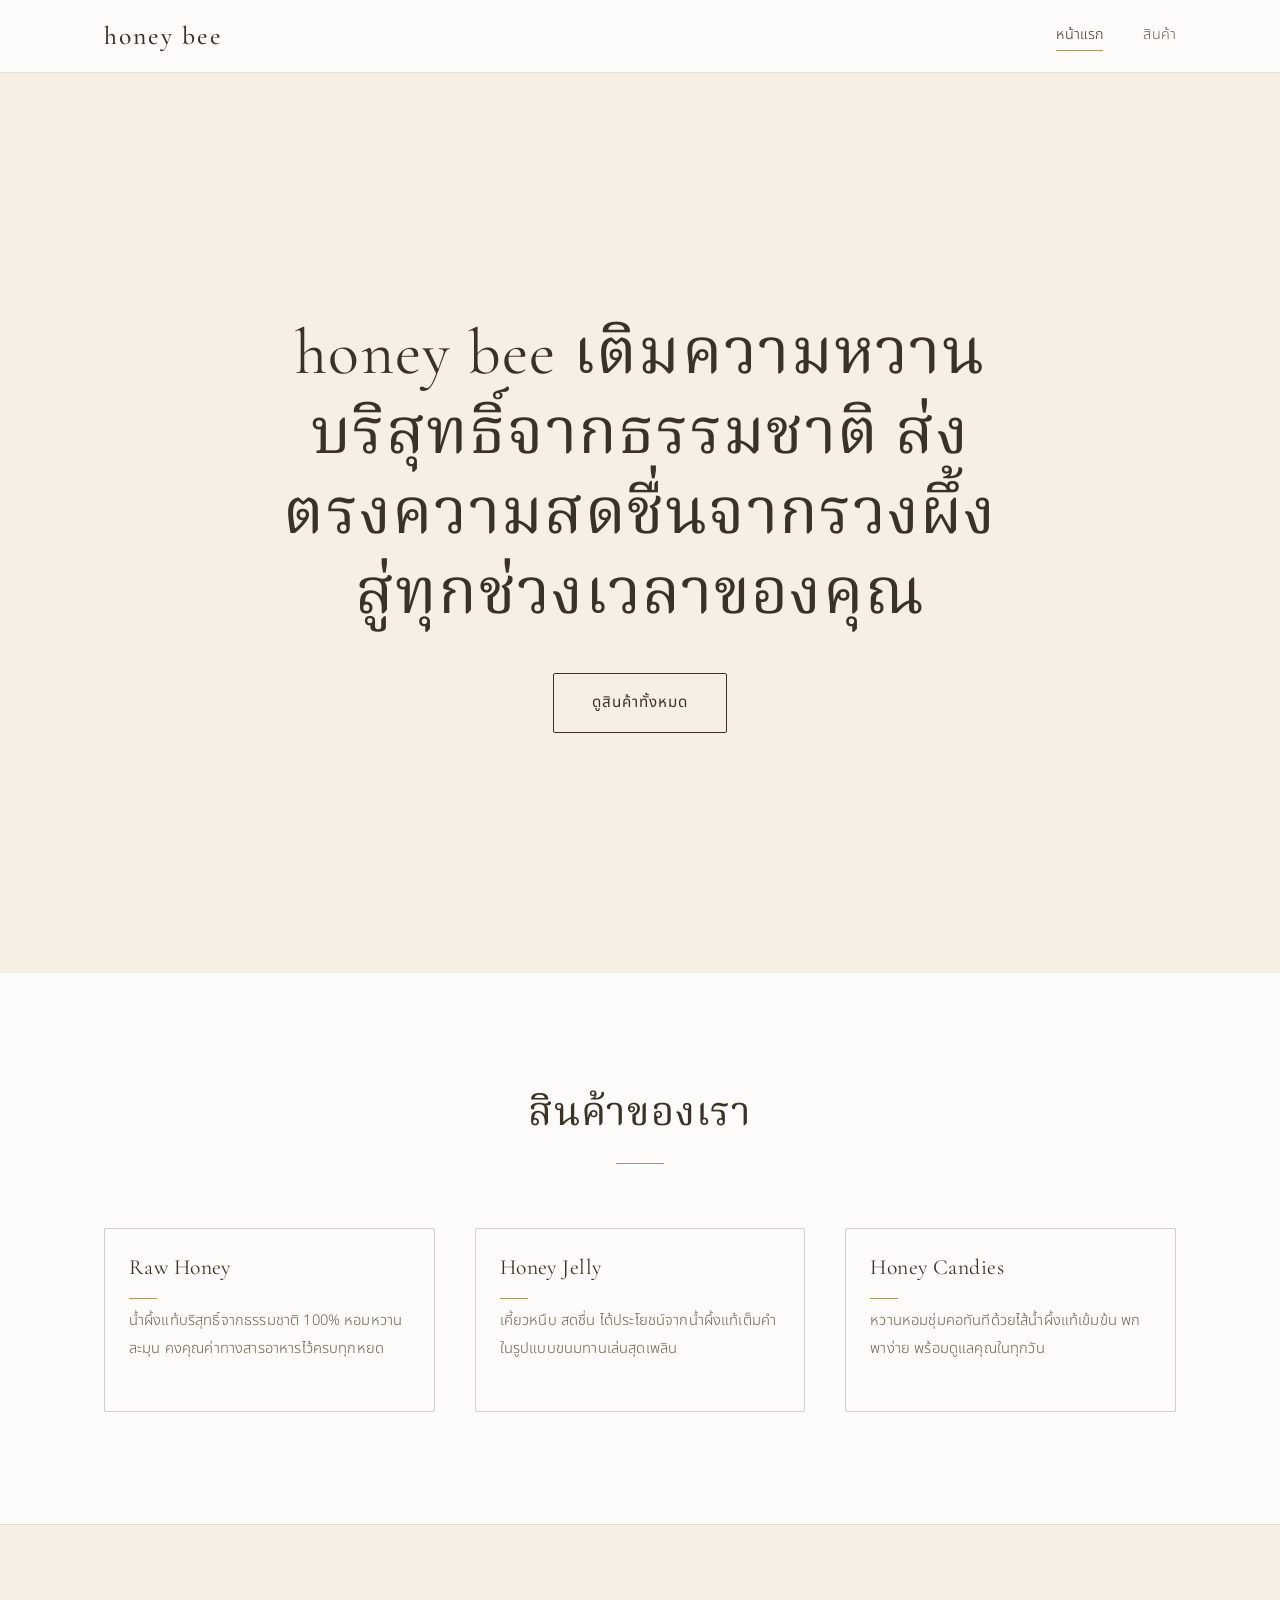
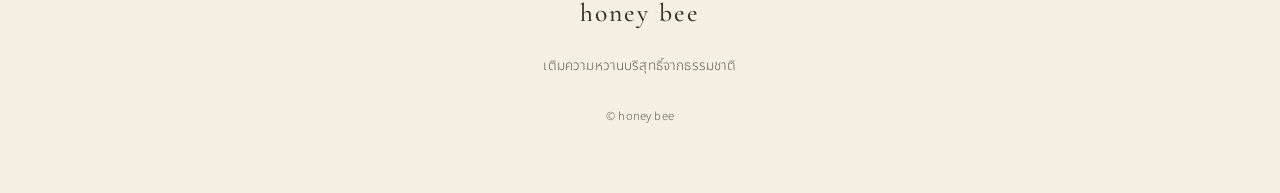
<file: index.html>
<!DOCTYPE html>
<html lang="th">
<head>
  <meta charset="UTF-8">
  <meta name="viewport" content="width=device-width, initial-scale=1">
  <title>honey bee | น้ำผึ้งแท้บริสุทธิ์จากธรรมชาติ</title>
  <meta name="description" content="honey bee เติมความหวานบริสุทธิ์จากธรรมชาติ ส่งตรงความสดชื่นจากรวงผึ้งสู่ทุกช่วงเวลาของคุณ">
  <link rel="stylesheet" href="style.css">
</head>
<body>

  <header class="site-header">
    <div class="container">
      <a class="brand" href="index.html">honey bee</a>
      <nav class="nav" aria-label="เมนูหลัก">
        <a href="index.html" aria-current="page">หน้าแรก</a>
        <a href="product.html">สินค้า</a>
      </nav>
    </div>
  </header>

  <main>
    <!-- Hero -->
    <section class="hero">
      <div class="hero-inner">
        <h1>honey bee เติมความหวานบริสุทธิ์จากธรรมชาติ ส่งตรงความสดชื่นจากรวงผึ้งสู่ทุกช่วงเวลาของคุณ</h1>
        <a class="btn" href="product.html">ดูสินค้าทั้งหมด</a>
      </div>
    </section>

    <!-- Featured products -->
    <section class="section" id="products">
      <div class="container">
        <div class="section-head text-center">
          <h2>สินค้าของเรา</h2>
          <hr class="rule center">
        </div>

        <div class="product-grid">
          <a class="product-card" data-id="1" href="product.html?สินค้า=Raw%20Honey">
            <h3>Raw Honey</h3>
            <p>น้ำผึ้งแท้บริสุทธิ์จากธรรมชาติ 100% หอมหวานละมุน คงคุณค่าทางสารอาหารไว้ครบทุกหยด</p>
          </a>

          <a class="product-card" data-id="2" href="product.html?สินค้า=Honey%20Jelly">
            <h3>Honey Jelly</h3>
            <p>เคี้ยวหนึบ สดชื่น ได้ประโยชน์จากน้ำผึ้งแท้เต็มคำในรูปแบบขนมทานเล่นสุดเพลิน</p>
          </a>

          <a class="product-card" data-id="3" href="product.html?สินค้า=Honey%20Candies">
            <h3>Honey Candies</h3>
            <p>หวานหอมชุ่มคอทันทีด้วยไส้น้ำผึ้งแท้เข้มข้น พกพาง่าย พร้อมดูแลคุณในทุกวัน</p>
          </a>
        </div>
      </div>
    </section>
  </main>

  <footer class="site-footer">
    <div class="container">
      <span class="brand">honey bee</span>
      <p>เติมความหวานบริสุทธิ์จากธรรมชาติ</p>
      <small>&copy; honey bee</small>
    </div>
  </footer>

  <script src="script.js"></script>
</body>
</html>
</file>
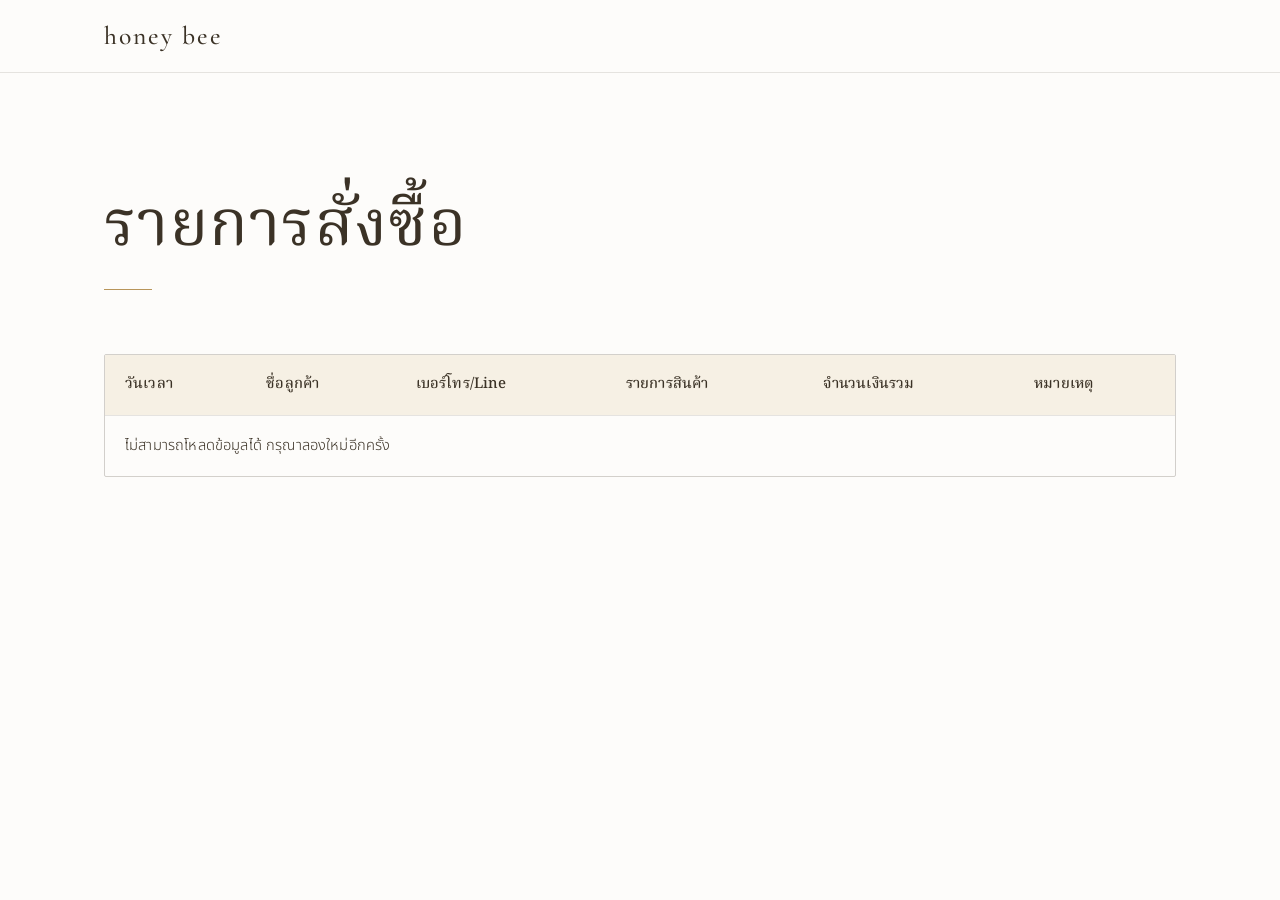
<file: admin.html>
<!DOCTYPE html>
<html lang="th">
<head>
  <meta charset="UTF-8">
  <meta name="viewport" content="width=device-width, initial-scale=1">
  <meta name="robots" content="noindex, nofollow">
  <title>รายการสั่งซื้อ | honey bee</title>
  <link rel="stylesheet" href="style.css">
</head>
<body>

  <header class="site-header">
    <div class="container">
      <a class="brand" href="index.html">honey bee</a>
    </div>
  </header>

  <main>
    <section class="section">
      <div class="container">
        <div class="section-head">
          <h1>รายการสั่งซื้อ</h1>
          <hr class="rule">
        </div>

        <div class="table-wrap">
          <table id="ordersTable">
            <thead>
              <tr>
                <th>วันเวลา</th>
                <th>ชื่อลูกค้า</th>
                <th>เบอร์โทร/Line</th>
                <th>รายการสินค้า</th>
                <th>จำนวนเงินรวม</th>
                <th>หมายเหตุ</th>
              </tr>
            </thead>
            <tbody></tbody>
          </table>
        </div>
      </div>
    </section>
  </main>

  <script src="script.js"></script>
</body>
</html>
</file>
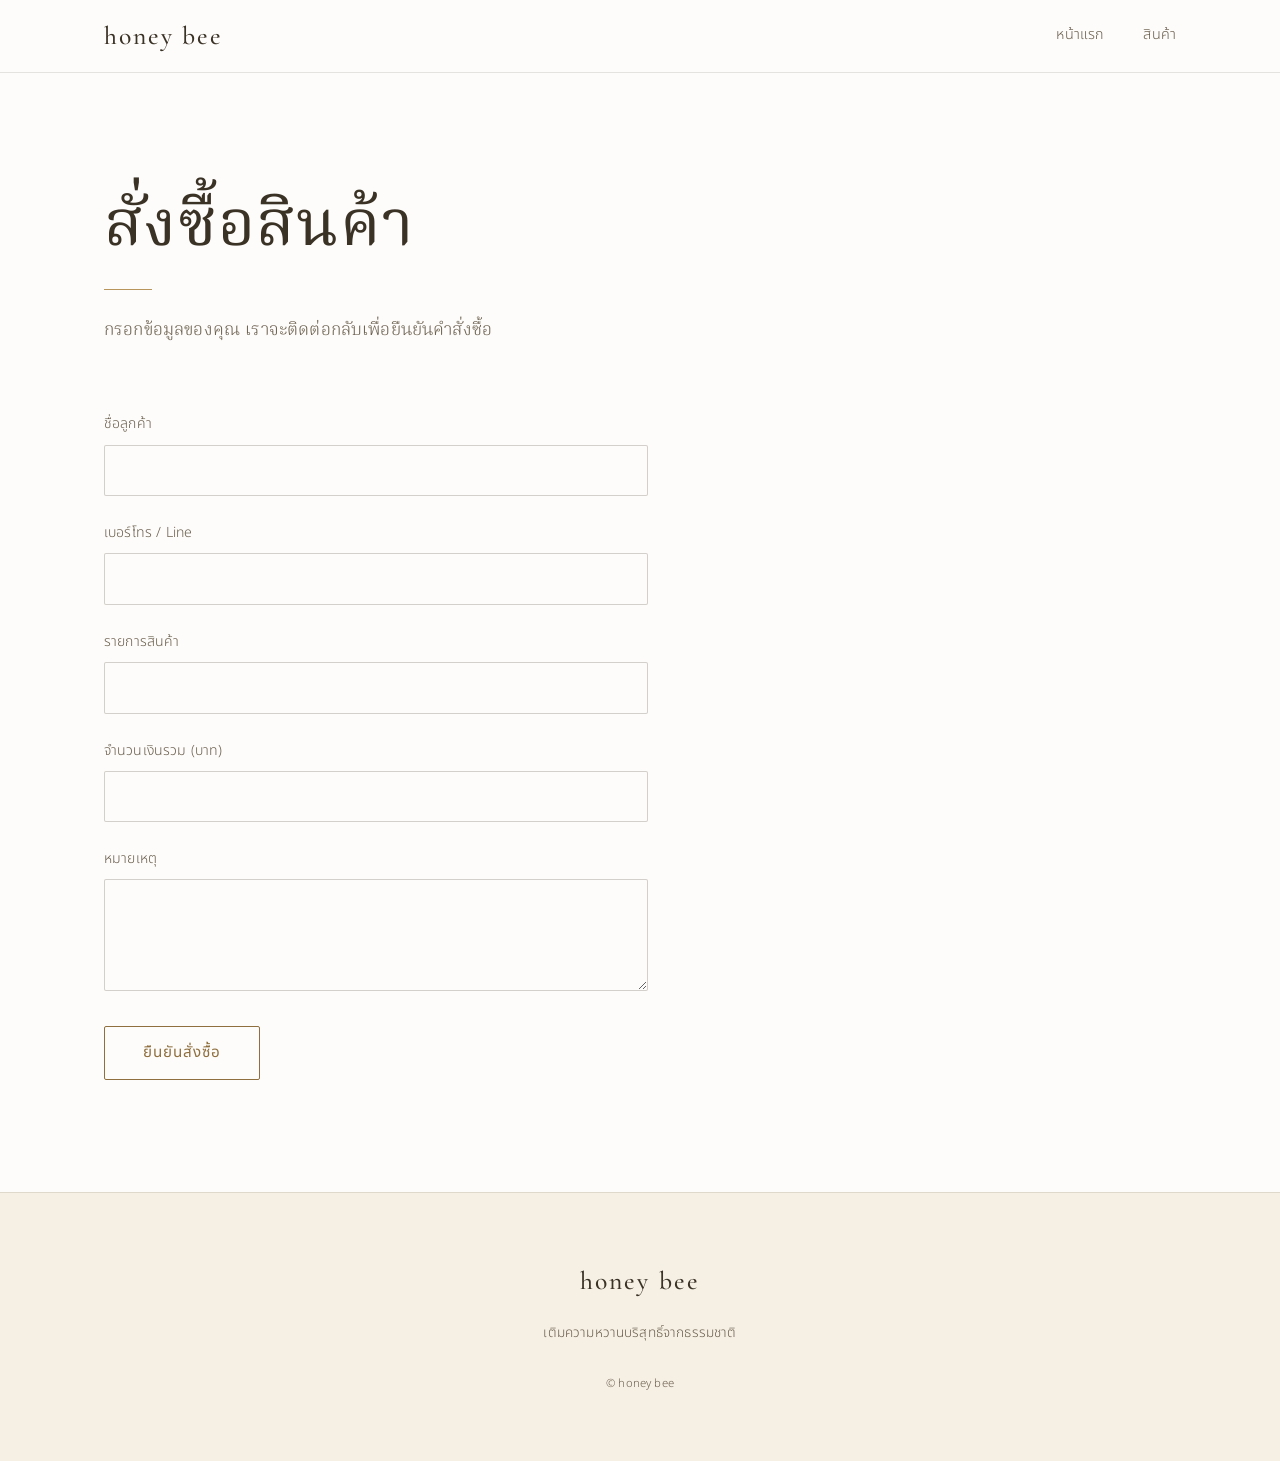
<file: order.html>
<!DOCTYPE html>
<html lang="th">
<head>
  <meta charset="UTF-8">
  <meta name="viewport" content="width=device-width, initial-scale=1">
  <title>สั่งซื้อสินค้า | honey bee</title>
  <link rel="stylesheet" href="style.css">
</head>
<body>

  <header class="site-header">
    <div class="container">
      <a class="brand" href="index.html">honey bee</a>
      <nav class="nav" aria-label="เมนูหลัก">
        <a href="index.html">หน้าแรก</a>
        <a href="product.html">สินค้า</a>
      </nav>
    </div>
  </header>

  <main>
    <section class="section">
      <div class="container">
        <div class="section-head">
          <h1>สั่งซื้อสินค้า</h1>
          <hr class="rule">
          <p class="lead">กรอกข้อมูลของคุณ เราจะติดต่อกลับเพื่อยืนยันคำสั่งซื้อ</p>
        </div>

        <form id="orderForm" class="form">
          <div class="field">
            <label for="customerName">ชื่อลูกค้า</label>
            <input type="text" id="customerName" name="customerName" required autocomplete="name">
          </div>

          <div class="field">
            <label for="contact">เบอร์โทร / Line</label>
            <input type="text" id="contact" name="contact" required autocomplete="tel">
          </div>

          <div class="field">
            <label for="items">รายการสินค้า</label>
            <input type="text" id="items" name="items" required>
          </div>

          <div class="field">
            <label for="total">จำนวนเงินรวม (บาท)</label>
            <input type="text" id="total" name="total" required inputmode="numeric">
          </div>

          <div class="field">
            <label for="note">หมายเหตุ</label>
            <textarea id="note" name="note"></textarea>
          </div>

          <button type="submit" class="btn btn-gold">ยืนยันสั่งซื้อ</button>
        </form>
      </div>
    </section>
  </main>

  <footer class="site-footer">
    <div class="container">
      <span class="brand">honey bee</span>
      <p>เติมความหวานบริสุทธิ์จากธรรมชาติ</p>
      <small>&copy; honey bee</small>
    </div>
  </footer>

  <script src="script.js"></script>
</body>
</html>
</file>
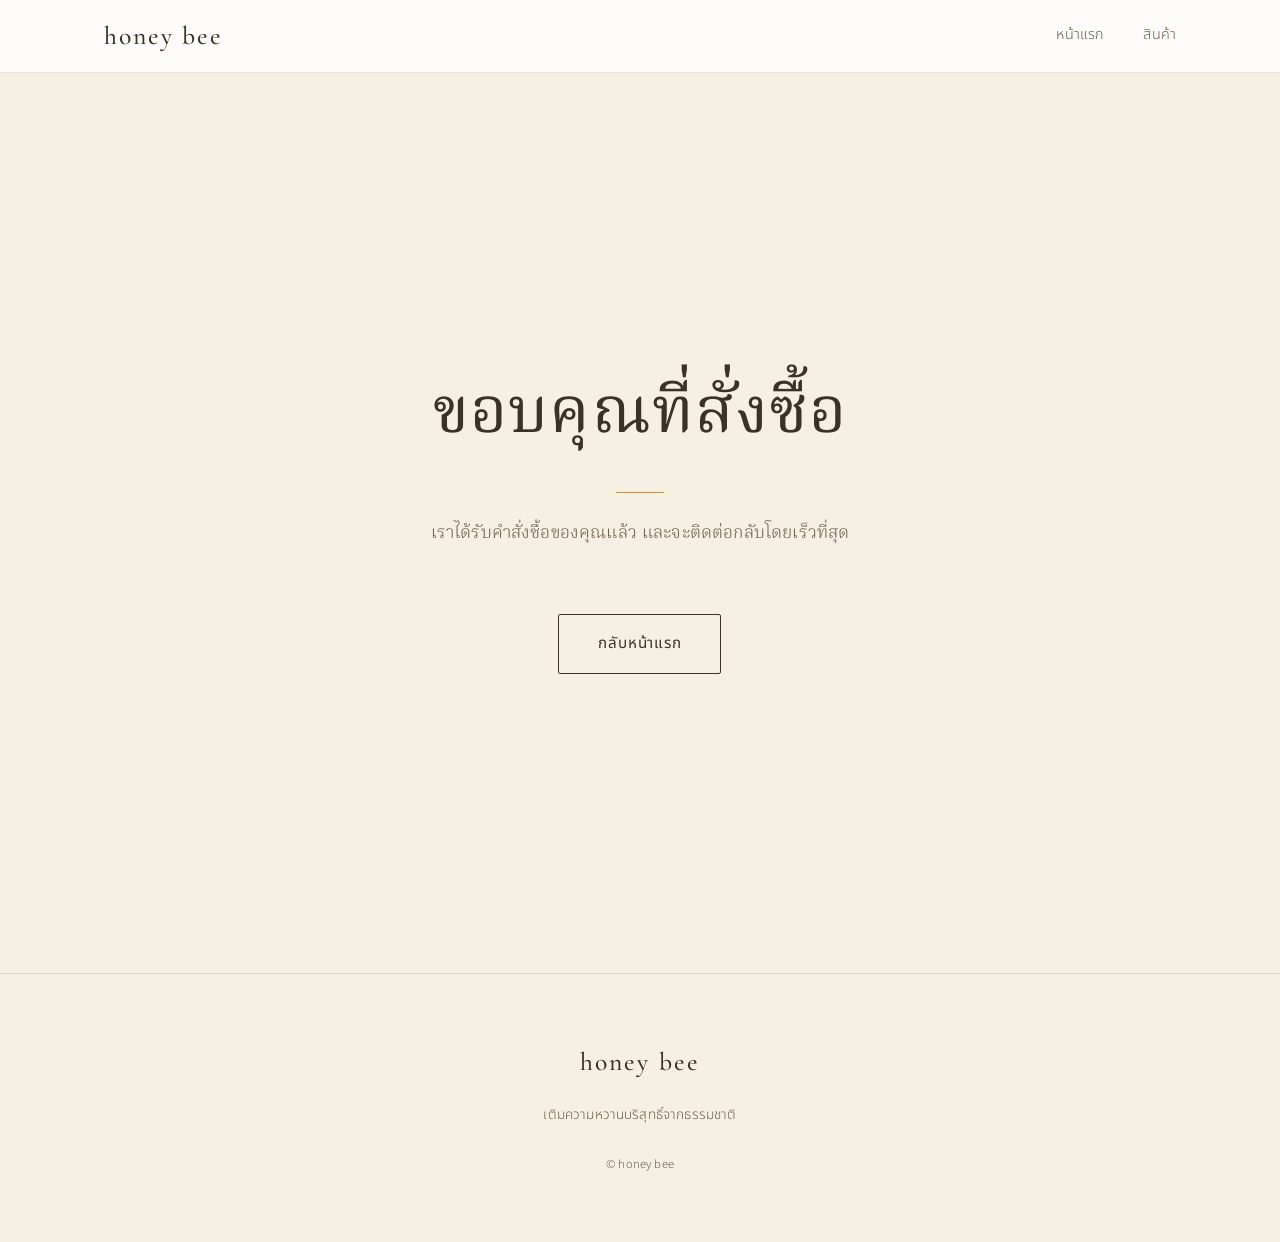
<file: thankyou.html>
<!DOCTYPE html>
<html lang="th">
<head>
  <meta charset="UTF-8">
  <meta name="viewport" content="width=device-width, initial-scale=1">
  <title>ขอบคุณที่สั่งซื้อ | honey bee</title>
  <link rel="stylesheet" href="style.css">
</head>
<body>

  <header class="site-header">
    <div class="container">
      <a class="brand" href="index.html">honey bee</a>
      <nav class="nav" aria-label="เมนูหลัก">
        <a href="index.html">หน้าแรก</a>
        <a href="product.html">สินค้า</a>
      </nav>
    </div>
  </header>

  <main>
    <section class="hero">
      <div class="hero-inner">
        <h1>ขอบคุณที่สั่งซื้อ</h1>
        <hr class="rule center">
        <p class="lead">เราได้รับคำสั่งซื้อของคุณแล้ว และจะติดต่อกลับโดยเร็วที่สุด</p>
        <a class="btn" href="index.html">กลับหน้าแรก</a>
      </div>
    </section>
  </main>

  <footer class="site-footer">
    <div class="container">
      <span class="brand">honey bee</span>
      <p>เติมความหวานบริสุทธิ์จากธรรมชาติ</p>
      <small>&copy; honey bee</small>
    </div>
  </footer>

  <script src="script.js"></script>
</body>
</html>
</file>
<file: style.css>
/* ==========================================================
   honey bee — Premium minimal theme
   White · cream · deep beige, with soft gold/bronze accent
   ========================================================== */

@import url("https://fonts.googleapis.com/css2?family=Cormorant+Garamond:wght@400;500;600&family=Noto+Serif+Thai:wght@300;400;500&family=Noto+Sans+Thai:wght@300;400;500&display=swap");

:root {
  /* Palette */
  --white: #fdfcfa;
  --cream: #f6f0e4;
  --cream-deep: #ece1cc;
  --beige: #c9b79a;
  --beige-dark: #8a7558;
  --ink: #3b3226;
  --ink-soft: #6b5f4e;

  /* Accent: soft gold / bronze */
  --gold: #b8955a;
  --gold-soft: #d4bb8c;
  --bronze: #8f6f3e;

  /* Lines */
  --line: rgba(59, 50, 38, 0.22);
  --line-soft: rgba(59, 50, 38, 0.12);

  /* Type */
  --font-serif: "Cormorant Garamond", "Noto Serif Thai", Georgia, "Times New Roman", serif;
  --font-serif-th: "Noto Serif Thai", "Cormorant Garamond", Georgia, serif;
  --font-sans: "Noto Sans Thai", "Helvetica Neue", Arial, sans-serif;

  /* Spacing */
  --space-1: 0.5rem;
  --space-2: 1rem;
  --space-3: 1.5rem;
  --space-4: 2.5rem;
  --space-5: 4rem;
  --space-6: 7rem;

  --radius: 2px;
  --max-width: 1120px;
  --ease: 0.35s ease;
}

/* ---------- Reset & base ---------- */
*, *::before, *::after { box-sizing: border-box; }

html { scroll-behavior: smooth; -webkit-text-size-adjust: 100%; }

body {
  margin: 0;
  background: var(--white);
  color: var(--ink);
  font-family: var(--font-sans);
  font-weight: 300;
  font-size: 1rem;
  line-height: 1.9;
  letter-spacing: 0.01em;
  -webkit-font-smoothing: antialiased;
}

img { max-width: 100%; display: block; }

a { color: inherit; text-decoration: none; }

:focus-visible {
  outline: 1px solid var(--bronze);
  outline-offset: 4px;
}

::selection { background: var(--cream-deep); color: var(--ink); }

/* ---------- Typography ---------- */
h1, h2, h3, h4 {
  font-family: var(--font-serif);
  font-weight: 400;
  color: var(--ink);
  line-height: 1.35;
  letter-spacing: 0.02em;
  margin: 0 0 var(--space-3);
}

h1 { font-size: clamp(2.2rem, 5.5vw, 4rem); line-height: 1.25; }
h2 { font-size: clamp(1.7rem, 3.4vw, 2.5rem); }
h3 { font-size: 1.35rem; }

p { margin: 0 0 var(--space-3); color: var(--ink-soft); }

.lead {
  font-family: var(--font-serif-th);
  font-weight: 300;
  font-size: 1.1rem;
  color: var(--ink-soft);
  max-width: 38rem;
}

.text-center { text-align: center; }

/* Thin gold line under headings */
.rule {
  display: block;
  width: 3rem;
  height: 1px;
  background: var(--gold);
  border: 0;
  margin: var(--space-3) 0;
}
.text-center .rule, .rule.center { margin-left: auto; margin-right: auto; }

/* ---------- Layout ---------- */
.container {
  width: 100%;
  max-width: var(--max-width);
  margin: 0 auto;
  padding: 0 var(--space-3);
}

.section { padding: var(--space-6) 0; }
.section-cream { background: var(--cream); }

.section-head { margin-bottom: var(--space-5); }

/* ---------- Header / Nav ---------- */
.site-header {
  position: sticky;
  top: 0;
  z-index: 50;
  background: rgba(253, 252, 250, 0.92);
  backdrop-filter: blur(6px);
  border-bottom: 1px solid var(--line-soft);
}

.site-header .container {
  display: flex;
  align-items: center;
  justify-content: space-between;
  min-height: 4.5rem;
}

.brand {
  font-family: var(--font-serif);
  font-size: 1.6rem;
  font-weight: 500;
  letter-spacing: 0.08em;
  color: var(--ink);
}

.nav { display: flex; gap: var(--space-4); }

.nav a {
  font-size: 0.9rem;
  color: var(--ink-soft);
  padding-bottom: 2px;
  border-bottom: 1px solid transparent;
  transition: color var(--ease), border-color var(--ease);
}

.nav a:hover,
.nav a[aria-current="page"] {
  color: var(--ink);
  border-bottom-color: var(--gold);
}

/* ---------- Buttons ---------- */
.btn {
  display: inline-block;
  font-family: var(--font-sans);
  font-size: 0.95rem;
  font-weight: 400;
  letter-spacing: 0.06em;
  color: var(--ink);
  background: transparent;
  border: 1px solid var(--ink);
  border-radius: var(--radius);
  padding: 0.9rem 2.4rem;
  cursor: pointer;
  transition: background var(--ease), color var(--ease), border-color var(--ease);
}

.btn:hover {
  background: var(--ink);
  color: var(--white);
}

.btn-gold { border-color: var(--bronze); color: var(--bronze); }
.btn-gold:hover { background: var(--bronze); border-color: var(--bronze); color: var(--white); }

.btn-sm { padding: 0.55rem 1.4rem; font-size: 0.85rem; }

/* ---------- Hero ---------- */
.hero {
  min-height: 100vh;
  min-height: 100svh;
  display: flex;
  align-items: center;
  justify-content: center;
  text-align: center;
  background: var(--cream);
  padding: var(--space-6) var(--space-3);
}

.hero-inner { max-width: 46rem; margin: 0 auto; }
.hero h1 { margin-bottom: var(--space-4); }
.hero .lead { margin: 0 auto var(--space-5); }

/* ---------- Product cards ---------- */
.product-grid {
  display: grid;
  grid-template-columns: repeat(3, 1fr);
  gap: var(--space-4);
}

.product-card {
  --accent: var(--gold);   /* every product: soft gold */
  display: flex;
  flex-direction: column;
  background: var(--white);
  border: 1px solid var(--line);
  border-radius: var(--radius);
  padding: var(--space-3);
  transition: border-color var(--ease);
}

.product-card:hover { border-color: var(--bronze); }

/* Per-product tint hooks (kept soft gold; adjust here later if needed) */
.product-card[data-id="1"] { --accent: var(--gold); }
.product-card[data-id="2"] { --accent: var(--gold); }
.product-card[data-id="3"] { --accent: var(--gold); }

.product-card .thumb {
  aspect-ratio: 1 / 1;
  width: 100%;
  object-fit: cover;
  background: var(--cream);
  margin-bottom: var(--space-3);
}

.product-card h3 { margin-bottom: var(--space-1); }

/* small accent: line under title */
.product-card h3::after {
  content: "";
  display: block;
  width: 1.75rem;
  height: 1px;
  background: var(--accent);
  margin-top: var(--space-2);
}

.product-card p { font-size: 0.92rem; flex-grow: 1; }

.accent-dot {
  display: inline-block;
  width: 6px;
  height: 6px;
  border-radius: 50%;
  background: var(--accent, var(--gold));
  margin-right: 0.6rem;
  vertical-align: middle;
}

.price {
  font-family: var(--font-serif);
  font-size: 1.4rem;
  font-weight: 500;
  color: var(--bronze);
  margin-bottom: var(--space-2);
}

/* ---------- Filter bar ---------- */
.filter-bar {
  display: flex;
  flex-wrap: wrap;
  gap: var(--space-2);
  margin-bottom: var(--space-5);
}

.filter-btn {
  font-family: var(--font-sans);
  font-size: 0.88rem;
  color: var(--ink-soft);
  background: transparent;
  border: 1px solid var(--line);
  border-radius: var(--radius);
  padding: 0.5rem 1.4rem;
  cursor: pointer;
  transition: all var(--ease);
}

.filter-btn:hover { border-color: var(--bronze); color: var(--ink); }
.filter-btn.active { border-color: var(--bronze); color: var(--bronze); background: var(--cream); }

/* ---------- Forms ---------- */
.form { max-width: 34rem; }

.field { margin-bottom: var(--space-3); }

label {
  display: block;
  font-size: 0.88rem;
  color: var(--ink-soft);
  margin-bottom: 0.4rem;
}

input, textarea, select {
  width: 100%;
  font-family: var(--font-sans);
  font-size: 1rem;
  font-weight: 300;
  color: var(--ink);
  background: var(--white);
  border: 1px solid var(--line);
  border-radius: var(--radius);
  padding: 0.8rem 1rem;
  transition: border-color var(--ease);
}

input:focus, textarea:focus, select:focus {
  outline: none;
  border-color: var(--bronze);
}

textarea { min-height: 7rem; resize: vertical; }

.order-summary {
  border-top: 1px solid var(--line);
  border-bottom: 1px solid var(--line);
  padding: var(--space-3) 0;
  margin-bottom: var(--space-3);
}

.order-summary .total {
  font-family: var(--font-serif);
  font-size: 1.5rem;
  color: var(--bronze);
}

/* ---------- Table (admin) ---------- */
.table-wrap { overflow-x: auto; border: 1px solid var(--line); border-radius: var(--radius); }

table { width: 100%; border-collapse: collapse; font-size: 0.92rem; }

th, td {
  text-align: left;
  padding: 1rem 1.25rem;
  border-bottom: 1px solid var(--line-soft);
  vertical-align: top;
}

th {
  font-family: var(--font-serif-th);
  font-weight: 500;
  color: var(--ink);
  background: var(--cream);
  white-space: nowrap;
}

tbody tr:last-child td { border-bottom: 0; }
tbody tr:hover { background: rgba(246, 240, 228, 0.5); }

/* ---------- Footer ---------- */
.site-footer {
  border-top: 1px solid var(--line-soft);
  background: var(--cream);
  padding: var(--space-5) 0;
  text-align: center;
  font-size: 0.85rem;
  color: var(--ink-soft);
}

.site-footer .brand { display: block; margin-bottom: var(--space-2); }

/* ---------- Responsive ---------- */
@media (max-width: 960px) {
  .product-grid { grid-template-columns: repeat(2, 1fr); }
  .section { padding: var(--space-5) 0; }
}

@media (max-width: 600px) {
  :root { --space-4: 2rem; --space-5: 3rem; --space-6: 4.5rem; }

  .product-grid { grid-template-columns: 1fr; gap: var(--space-3); }

  .site-header .container { min-height: 3.75rem; }
  .brand { font-size: 1.35rem; }
  .nav { gap: var(--space-3); }
  .nav a { font-size: 0.82rem; }

  .btn { width: 100%; text-align: center; }
  .hero .btn { width: auto; }

  th, td { padding: 0.8rem; }
}

@media (prefers-reduced-motion: reduce) {
  * { transition: none !important; scroll-behavior: auto !important; }
}
</file>
